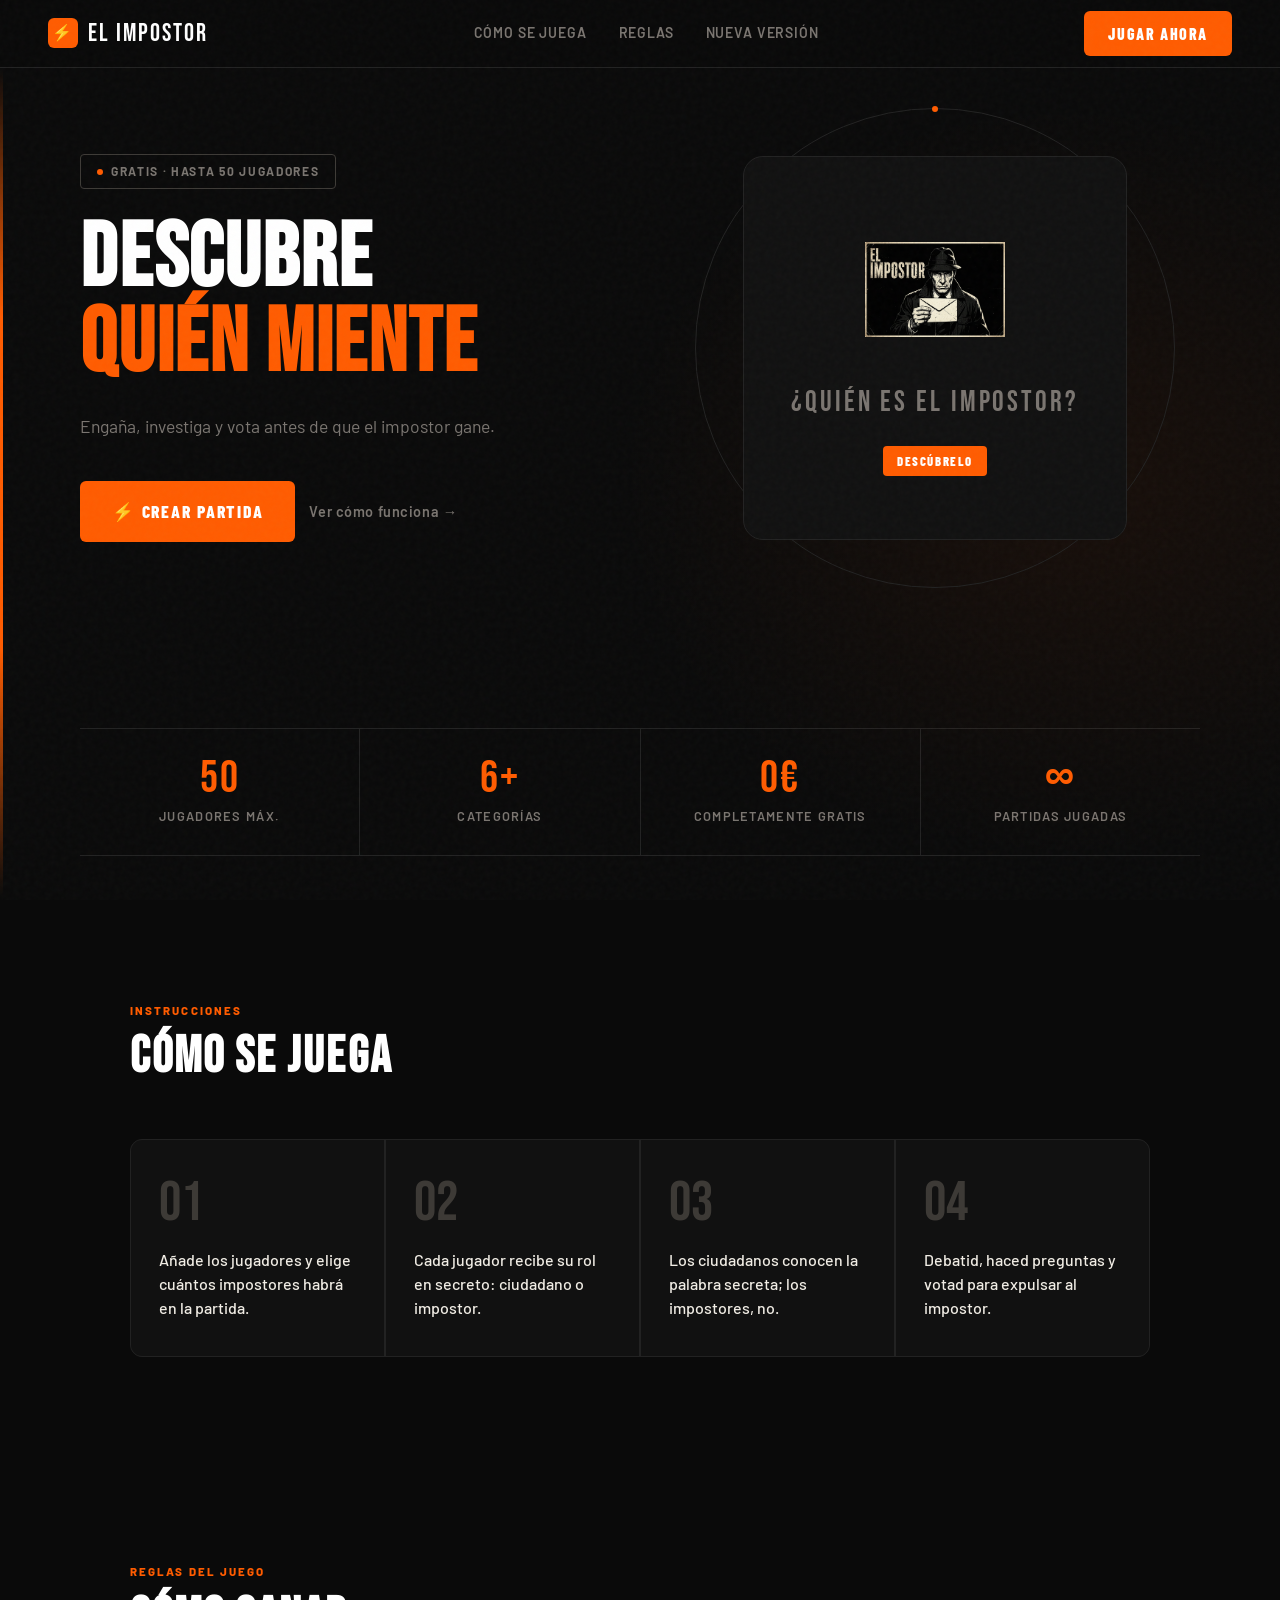
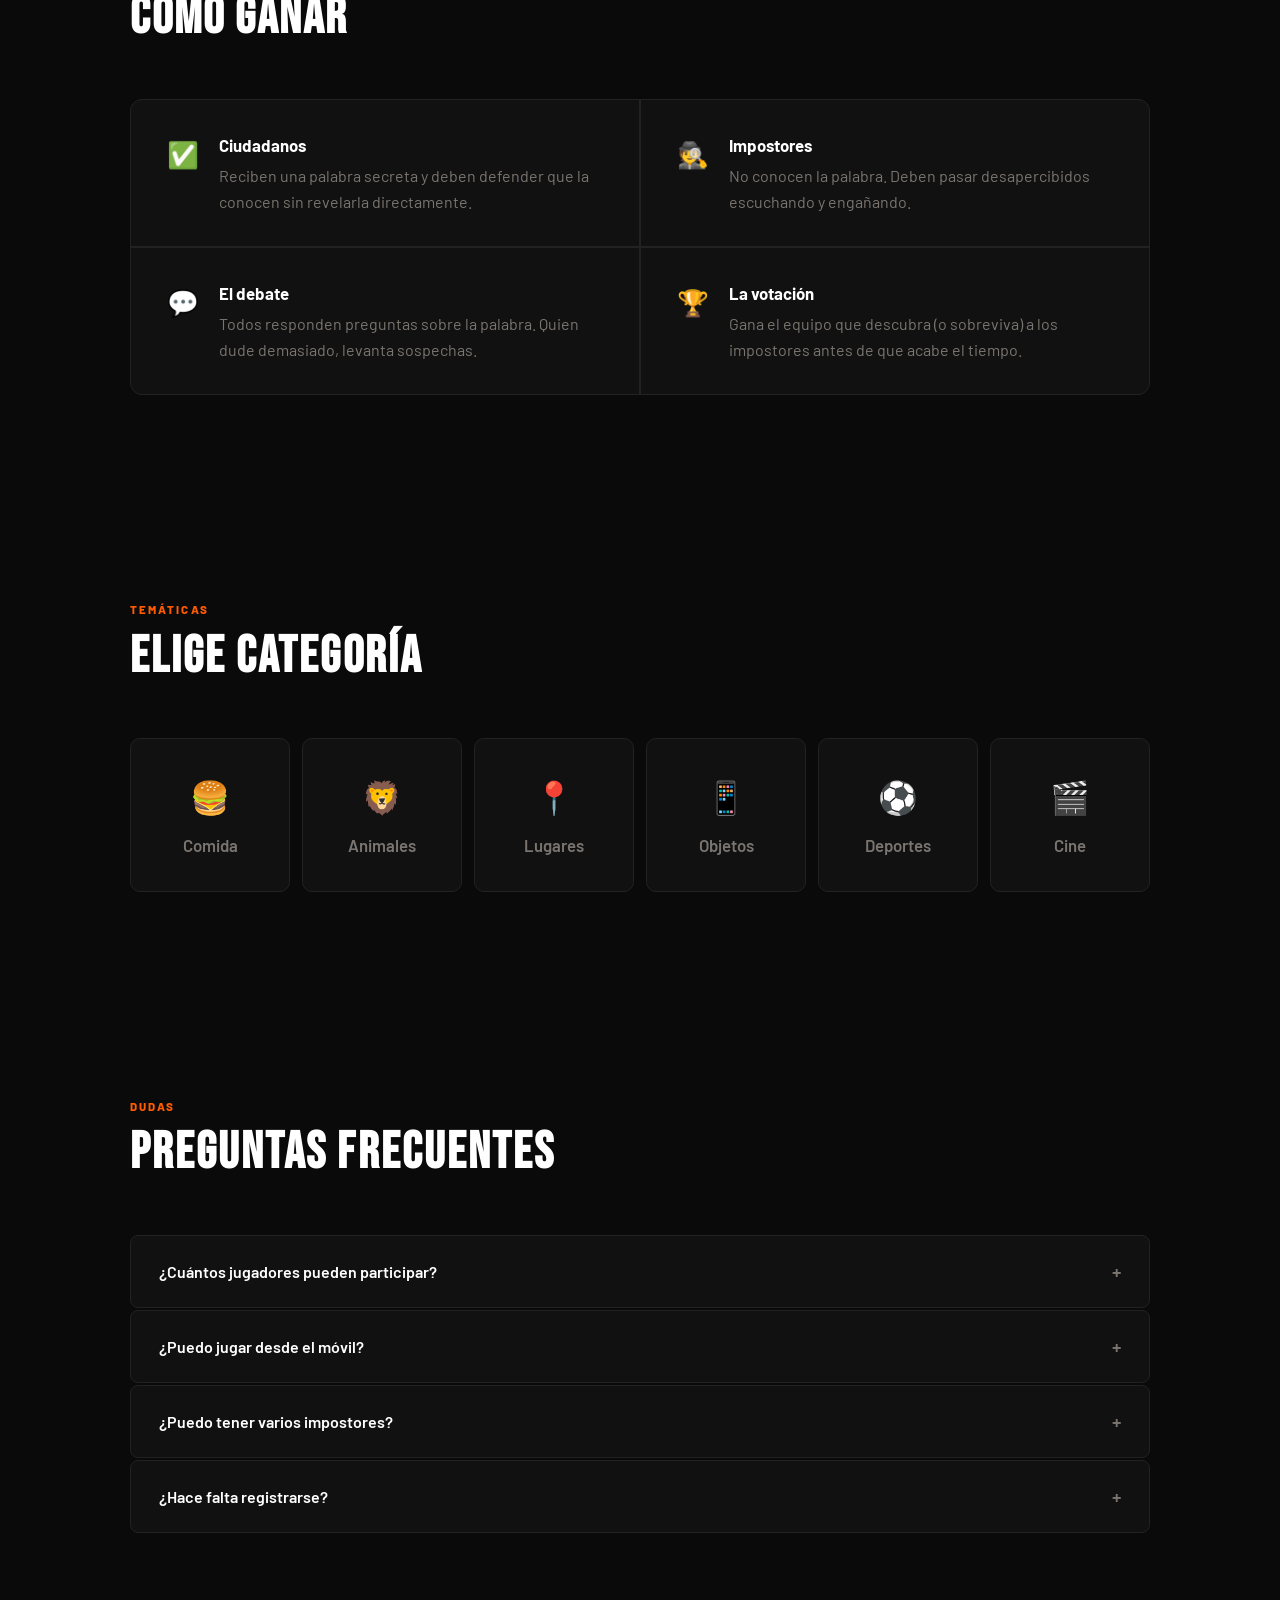
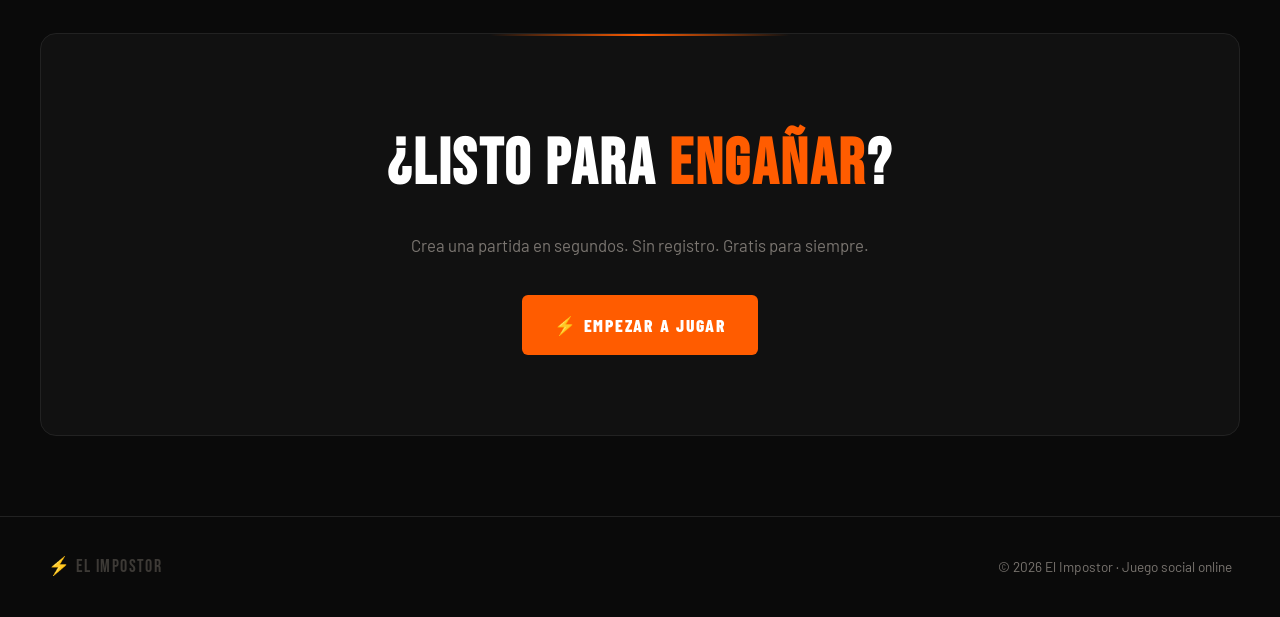
<file: index.html>
<!DOCTYPE html>
<html lang="es">
<head>
  <meta charset="UTF-8">
  <meta name="viewport" content="width=device-width, initial-scale=1.0">
  <title>El Impostor - Descubre quién miente</title>
  <link rel="icon" href="data:image/svg+xml,<svg xmlns='http://www.w3.org/2000/svg' viewBox='0 0 100 100'><text y='.9em' font-size='90'>⚡</text></svg>">
  <link rel="stylesheet" href="./css/landing.css">
</head>
<body>

  <!-- ══ NAVBAR ══ -->
  <nav class="navbar">
    <div class="logo">
      <span class="logo-icon">⚡</span>
      EL IMPOSTOR
    </div>
    <div class="nav-links">
      <a href="#how">Cómo se juega</a>
      <a href="#rules">Reglas</a>
      <a href="game-pro.html">Nueva versión</a>
    </div>
    <a href="game.html" class="play-btn">Jugar ahora</a>
  </nav>

  <!-- ══ HERO ══ -->
  <section class="hero">

    <!-- Texto -->
    <div class="hero-content fade-in">
      <span class="hero-badge">Gratis · Hasta 50 jugadores</span>
      <h1>
        Descubre<br>
        <span class="accent-line">quién miente</span>
      </h1>
      <p>
        Engaña, investiga y vota antes de que el impostor gane.
      </p>
      <div class="hero-buttons">
        <a href="game.html" class="hero-button">
          ⚡ Crear partida
        </a>
        <a href="#how" class="hero-button-ghost">Ver cómo funciona →</a>
      </div>
    </div>

    <!-- Ilustración -->
    <div class="hero-visual fade-in" style="transition-delay: 0.25s">
      <div class="hero-illustration">
        <div class="big-circle"></div>
        <div class="hero-card">
          <div class="hero-card-emoji">
            <img src="./css/impostor.png" alt="impostor">
          </div>
          <div class="hero-card-label">¿Quién es el impostor?</div>
          <div class="hero-card-tag">Descúbrelo</div>
        </div>
      </div>
    </div>

    <!-- Stats -->
    <div class="hero-stats">
      <div class="stat-item fade-in" style="transition-delay:.1s">
        <span class="stat-num">50</span>
        <span class="stat-label">Jugadores máx.</span>
      </div>
      <div class="stat-item fade-in" style="transition-delay:.2s">
        <span class="stat-num">6+</span>
        <span class="stat-label">Categorías</span>
      </div>
      <div class="stat-item fade-in" style="transition-delay:.3s">
        <span class="stat-num">0€</span>
        <span class="stat-label">Completamente gratis</span>
      </div>
      <div class="stat-item fade-in" style="transition-delay:.4s">
        <span class="stat-num">∞</span>
        <span class="stat-label">Partidas jugadas</span>
      </div>
    </div>

  </section>

  <!-- ══ CÓMO SE JUEGA ══ -->
  <section id="how" class="section">
    <div class="section-header fade-in">
      <span class="section-label">Instrucciones</span>
      <h2>Cómo se juega</h2>
    </div>
    <div class="steps-grid">
      <div class="step fade-in" style="transition-delay:.05s">
        <div class="step-num">01</div>
        <div class="step-text">Añade los jugadores y elige cuántos impostores habrá en la partida.</div>
      </div>
      <div class="step fade-in" style="transition-delay:.1s">
        <div class="step-num">02</div>
        <div class="step-text">Cada jugador recibe su rol en secreto: ciudadano o impostor.</div>
      </div>
      <div class="step fade-in" style="transition-delay:.15s">
        <div class="step-num">03</div>
        <div class="step-text">Los ciudadanos conocen la palabra secreta; los impostores, no.</div>
      </div>
      <div class="step fade-in" style="transition-delay:.2s">
        <div class="step-num">04</div>
        <div class="step-text">Debatid, haced preguntas y votad para expulsar al impostor.</div>
      </div>
    </div>
  </section>

  <!-- ══ REGLAS ══ -->
  <section id="rules" class="section">
    <div class="section-header fade-in">
      <span class="section-label">Reglas del juego</span>
      <h2>Cómo ganar</h2>
    </div>
    <div class="rules-grid">
      <div class="rule-item fade-in">
        <div class="rule-icon">✅</div>
        <div class="rule-text">
          <strong>Ciudadanos</strong>
          Reciben una palabra secreta y deben defender que la conocen sin revelarla directamente.
        </div>
      </div>
      <div class="rule-item fade-in" style="transition-delay:.08s">
        <div class="rule-icon">🕵️</div>
        <div class="rule-text">
          <strong>Impostores</strong>
          No conocen la palabra. Deben pasar desapercibidos escuchando y engañando.
        </div>
      </div>
      <div class="rule-item fade-in" style="transition-delay:.12s">
        <div class="rule-icon">💬</div>
        <div class="rule-text">
          <strong>El debate</strong>
          Todos responden preguntas sobre la palabra. Quien dude demasiado, levanta sospechas.
        </div>
      </div>
      <div class="rule-item fade-in" style="transition-delay:.16s">
        <div class="rule-icon">🏆</div>
        <div class="rule-text">
          <strong>La votación</strong>
          Gana el equipo que descubra (o sobreviva) a los impostores antes de que acabe el tiempo.
        </div>
      </div>
    </div>
  </section>

  <!-- ══ CATEGORÍAS ══ -->
  <section class="section">
    <div class="section-header fade-in">
      <span class="section-label">Temáticas</span>
      <h2>Elige categoría</h2>
    </div>
    <div class="categories">
      <div class="category-card fade-in" style="transition-delay:.05s">
        <span class="emoji">🍔</span>Comida
      </div>
      <div class="category-card fade-in" style="transition-delay:.10s">
        <span class="emoji">🦁</span>Animales
      </div>
      <div class="category-card fade-in" style="transition-delay:.15s">
        <span class="emoji">📍</span>Lugares
      </div>
      <div class="category-card fade-in" style="transition-delay:.20s">
        <span class="emoji">📱</span>Objetos
      </div>
      <div class="category-card fade-in" style="transition-delay:.25s">
        <span class="emoji">⚽</span>Deportes
      </div>
      <div class="category-card fade-in" style="transition-delay:.30s">
        <span class="emoji">🎬</span>Cine
      </div>
    </div>
  </section>

  <!-- ══ FAQ ══ -->
  <section id="faq" class="section">
    <div class="section-header fade-in">
      <span class="section-label">Dudas</span>
      <h2>Preguntas frecuentes</h2>
    </div>
    <div class="faq-list">
      <div class="faq-item fade-in">
        <button class="faq-question">
          ¿Cuántos jugadores pueden participar?
          <i class="faq-icon">+</i>
        </button>
        <div class="faq-answer">
          <p>Desde 3 hasta 50 jugadores. El juego escala perfectamente para grupos pequeños de amigos o grandes fiestas.</p>
        </div>
      </div>
      <div class="faq-item fade-in" style="transition-delay:.05s">
        <button class="faq-question">
          ¿Puedo jugar desde el móvil?
          <i class="faq-icon">+</i>
        </button>
        <div class="faq-answer">
          <p>Sí, la web está diseñada para funcionar perfectamente en móviles, tablets y ordenadores.</p>
        </div>
      </div>
      <div class="faq-item fade-in" style="transition-delay:.10s">
        <button class="faq-question">
          ¿Puedo tener varios impostores?
          <i class="faq-icon">+</i>
        </button>
        <div class="faq-answer">
          <p>Sí, puedes configurar el número de impostores antes de empezar la partida. Para grupos grandes recomendamos 2-3 impostores.</p>
        </div>
      </div>
      <div class="faq-item fade-in" style="transition-delay:.15s">
        <button class="faq-question">
          ¿Hace falta registrarse?
          <i class="faq-icon">+</i>
        </button>
        <div class="faq-answer">
          <p>No, el juego es completamente gratuito y sin registro. Solo entra y crea tu partida en segundos.</p>
        </div>
      </div>
    </div>
  </section>

  <!-- ══ CTA FINAL ══ -->
  <div class="cta-section fade-in">
    <h2>¿Listo para <em>engañar</em>?</h2>
    <p>Crea una partida en segundos. Sin registro. Gratis para siempre.</p>
    <a href="game.html" class="hero-button">⚡ Empezar a jugar</a>
  </div>

  <!-- ══ FOOTER ══ -->
  <footer>
    <span class="footer-logo">⚡ EL IMPOSTOR</span>
    <span>© 2026 El Impostor · Juego social online</span>
  </footer>

  <!-- ══ JS: FAQ accordion + fade-in ══ -->
  <script>
    // FAQ accordion
    document.querySelectorAll('.faq-question').forEach(btn => {
      btn.addEventListener('click', () => {
        const item = btn.closest('.faq-item');
        const isOpen = item.classList.contains('open');
        document.querySelectorAll('.faq-item').forEach(i => i.classList.remove('open'));
        if (!isOpen) item.classList.add('open');
      });
    });

    // Intersection Observer para fade-in
    const observer = new IntersectionObserver(entries => {
      entries.forEach(e => {
        if (e.isIntersecting) {
          e.target.classList.add('visible');
          observer.unobserve(e.target);
        }
      });
    }, { threshold: 0.12 });

    document.querySelectorAll('.fade-in').forEach(el => observer.observe(el));
  </script>

</body>
</html>

<!-- 
               ,/´\    /`\,
             ,/  ´\\  //`  \,
            /\    / \/ \    /\
           /  \  / ,||, \  /  \
          /  ´\/´  \||/  `\/`  \
         /  ´\ |   (||)   | /`  \
          \   \\\   ||   ///   /
           `   \\`--||-´//   ´
                `\  ||  /´
                  `-||,´
                    ||
                  ( || )
                ,-´ || `-.
              ,´   /  \   `.
            ,´    /    \    `.
          ,´     /      \     `.
        ,´      /        \      `.
       /       /          \       \
______/    ___/            \___    \______
-->
</file>
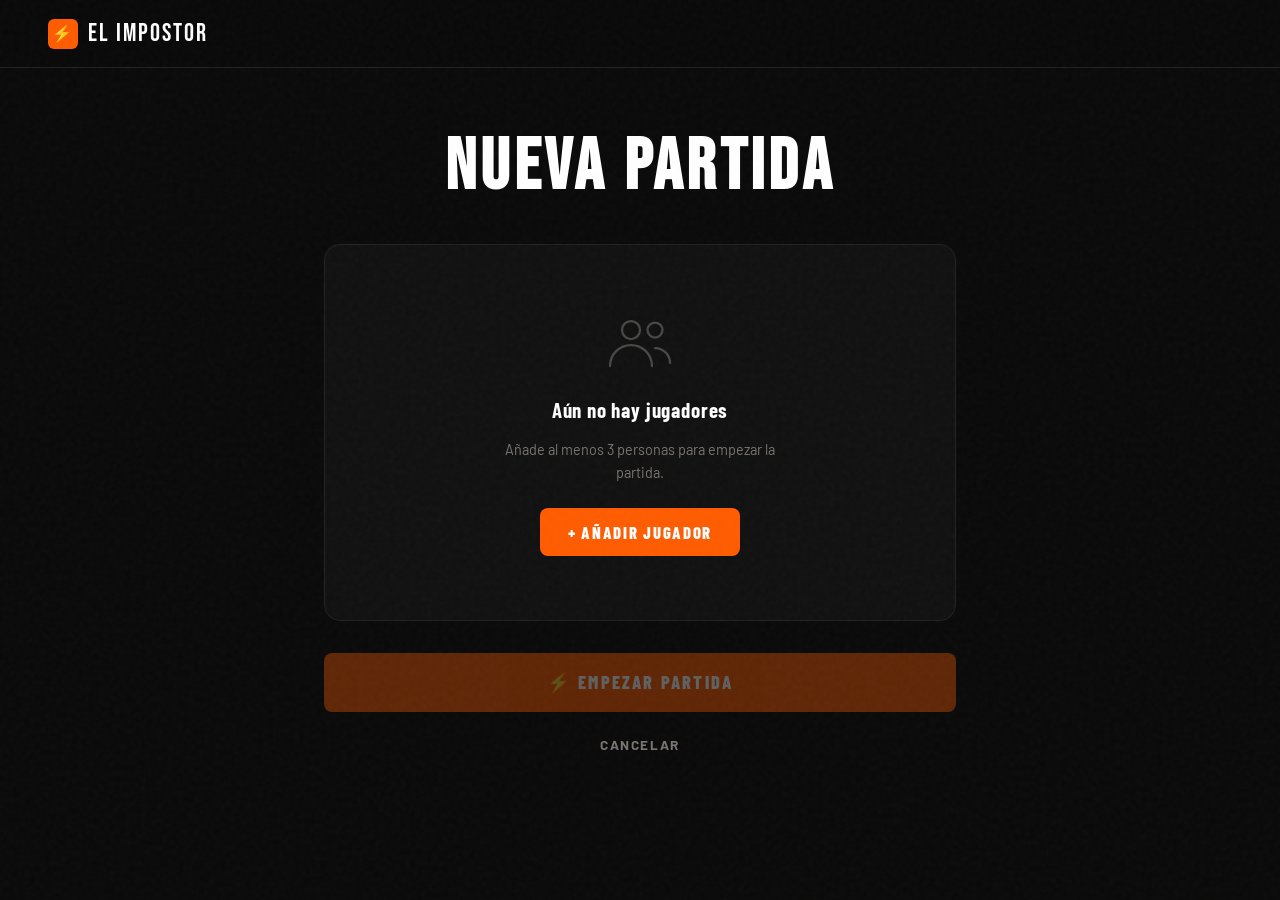
<file: game-pro.html>
<!DOCTYPE html>
<html lang="es">
<head>
  <meta charset="UTF-8">
  <meta name="viewport" content="width=device-width, initial-scale=1.0">
  <title>Partida - El Impostor</title>
  <link rel="icon" href="data:image/svg+xml,<svg xmlns='http://www.w3.org/2000/svg' viewBox='0 0 100 100'><text y='.9em' font-size='90'>⚡</text></svg>">
  <link rel="stylesheet" href="./css/game-pro.css">
</head>
<body class="game-page">

    <div id="app"></div>

    <script src="./js/game-pro.js"></script>
    <script src="./js/ui-pro.js"></script>
    <script src="./js/app-pro.js"></script>

</body>
</html>
</file>
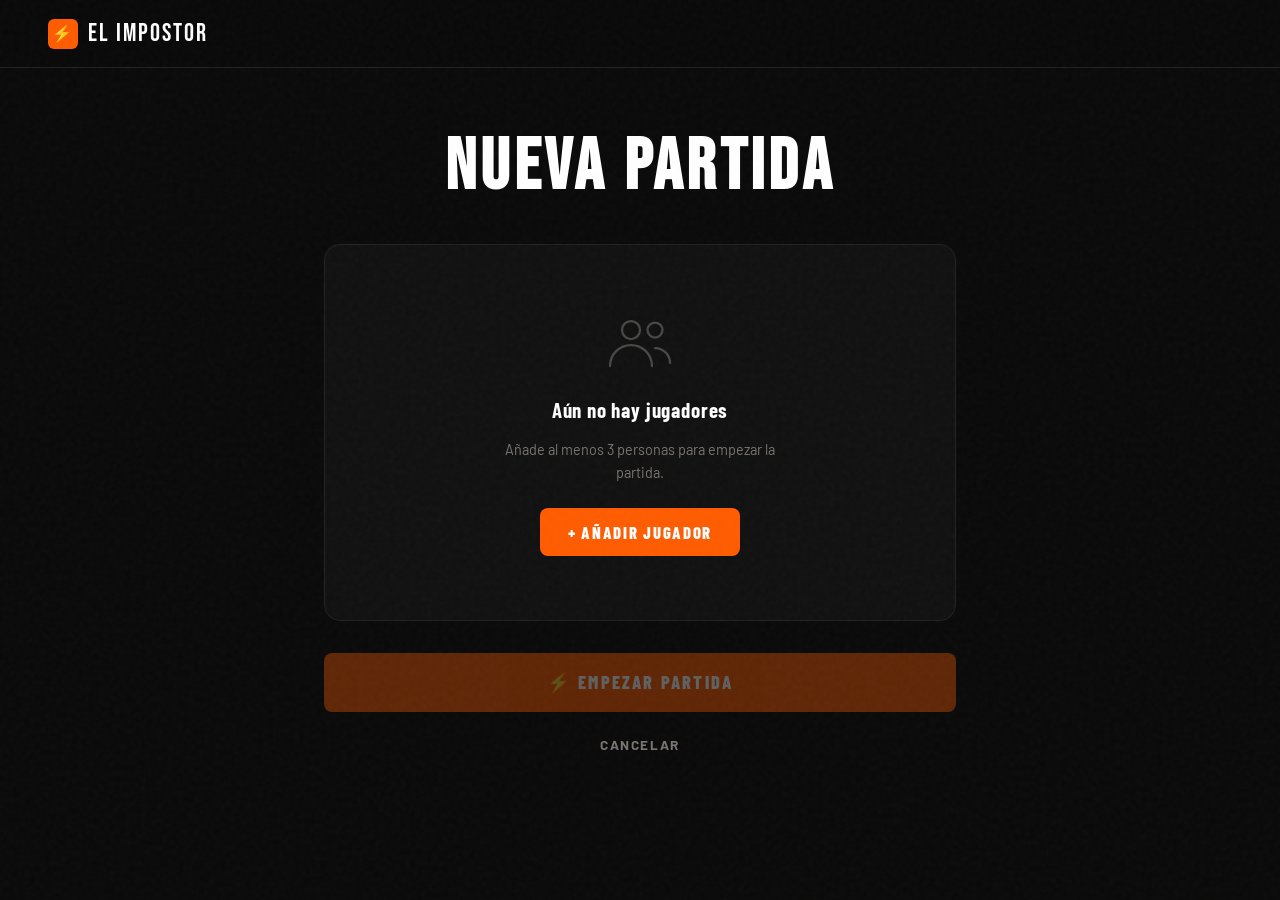
<file: game.html>
<!DOCTYPE html>
<html lang="es">
<head>
  <meta charset="UTF-8">
  <meta name="viewport" content="width=device-width, initial-scale=1.0">
  <title>Partida - El Impostor</title>
  <link rel="icon" href="data:image/svg+xml,<svg xmlns='http://www.w3.org/2000/svg' viewBox='0 0 100 100'><text y='.9em' font-size='90'>⚡</text></svg>">
  <link rel="stylesheet" href="./css/game.css">
</head>
<body class="game-page">

  <div id="app"></div>

  <script src="./js/game.js"></script>
  <script src="./js/ui.js"></script>
  <script src="./js/app.js"></script>

</body>
</html>
</file>
<file: css/landing.css>
/* =============================================
   EL IMPOSTOR — Landing CSS
   Estética: thriller oscuro, tipografía brutal,
   acento naranja eléctrico
   ============================================= */

@import url('https://fonts.googleapis.com/css2?family=Bebas+Neue&family=Barlow:wght@400;500;600;700&family=Barlow+Condensed:wght@700;800;900&display=swap');

/* ── VARIABLES ── */
:root {
  --bg:          #0a0a0a;
  --bg-card:     #111111;
  --bg-card-2:   #161616;
  --border:      #222222;
  --accent:      #ff5c00;
  --accent-2:    #ff8c00;
  --text:        #f0ece4;
  --muted:       #7a7570;
  --muted-2:     #3d3a36;
  --white:       #ffffff;
}

/* ── RESET ── */
*, *::before, *::after {
  margin: 0; padding: 0;
  box-sizing: border-box;
}

html { scroll-behavior: smooth; }

body {
  font-family: 'Barlow', sans-serif;
  background: var(--bg);
  color: var(--text);
  line-height: 1.6;
  overflow-x: hidden;
}

/* ── GRAIN OVERLAY ── */
body::before {
  content: '';
  position: fixed;
  inset: 0;
  background-image: url("data:image/svg+xml,%3Csvg viewBox='0 0 200 200' xmlns='http://www.w3.org/2000/svg'%3E%3Cfilter id='noise'%3E%3CfeTurbulence type='fractalNoise' baseFrequency='0.85' numOctaves='4' stitchTiles='stitch'/%3E%3C/filter%3E%3Crect width='100%25' height='100%25' filter='url(%23noise)' opacity='1'/%3E%3C/svg%3E");
  opacity: 0.03;
  pointer-events: none;
  z-index: 9999;
}

/* ============================================
   NAVBAR
   ============================================ */
.navbar {
  position: sticky;
  top: 0;
  background: rgba(10, 10, 10, 0.92);
  backdrop-filter: blur(16px);
  -webkit-backdrop-filter: blur(16px);
  border-bottom: 1px solid var(--border);
  display: flex;
  justify-content: space-between;
  align-items: center;
  padding: 0 48px;
  height: 68px;
  z-index: 1000;
}

.logo {
  font-family: 'Bebas Neue', sans-serif;
  font-size: 1.55rem;
  letter-spacing: 0.08em;
  color: var(--white);
  display: flex;
  align-items: center;
  gap: 10px;
}

.logo .logo-icon {
  display: inline-flex;
  align-items: center;
  justify-content: center;
  width: 30px;
  height: 30px;
  background: var(--accent);
  border-radius: 6px;
  font-size: 1rem;
}

.nav-links {
  display: flex;
  gap: 32px;
}

.nav-links a {
  color: var(--muted);
  text-decoration: none;
  font-size: 0.875rem;
  font-weight: 600;
  letter-spacing: 0.06em;
  text-transform: uppercase;
  transition: color 0.2s;
}

.nav-links a:hover { color: var(--white); }

.play-btn {
  background: var(--accent);
  color: var(--white);
  text-decoration: none;
  padding: 10px 24px;
  border-radius: 6px;
  font-family: 'Barlow Condensed', sans-serif;
  font-size: 1rem;
  font-weight: 800;
  letter-spacing: 0.1em;
  text-transform: uppercase;
  transition: background 0.2s, transform 0.15s;
}

.play-btn:hover {
  background: var(--accent-2);
  transform: translateY(-1px);
}

/* ============================================
   HERO
   ============================================ */
.hero {
  min-height: 92vh;
  display: grid;
  grid-template-columns: 1fr 1fr;
  align-items: center;
  padding: 0 80px;
  gap: 60px;
  position: relative;
  overflow: hidden;
}

/* Línea de acento izquierda */
.hero::before {
  content: '';
  position: absolute;
  left: 0; top: 0; bottom: 0;
  width: 3px;
  background: linear-gradient(to bottom, transparent, var(--accent) 30%, var(--accent) 70%, transparent);
}

/* Fondo radial sutil */
.hero::after {
  content: '';
  position: absolute;
  right: 0; top: 0;
  width: 55%;
  height: 100%;
  background: radial-gradient(ellipse at 70% 50%, rgba(255, 92, 0, 0.06) 0%, transparent 65%);
  pointer-events: none;
}

.hero-content { position: relative; z-index: 1; }

.hero-badge {
  display: inline-flex;
  align-items: center;
  gap: 8px;
  background: transparent;
  border: 1px solid var(--muted-2);
  color: var(--muted);
  padding: 7px 16px;
  border-radius: 4px;
  margin-bottom: 28px;
  font-size: 0.75rem;
  font-weight: 700;
  letter-spacing: 0.14em;
  text-transform: uppercase;
}

.hero-badge::before {
  content: '';
  display: inline-block;
  width: 6px; height: 6px;
  background: var(--accent);
  border-radius: 50%;
}

.hero h1 {
  font-family: 'Bebas Neue', sans-serif;
  font-size: clamp(4.5rem, 7vw, 7rem);
  line-height: 0.95;
  letter-spacing: 0.02em;
  color: var(--white);
  margin-bottom: 8px;
}

.hero h1 .accent-line {
  color: var(--accent);
  display: block;
}

.hero p {
  font-size: 1.1rem;
  color: var(--muted);
  margin: 24px 0 40px;
  max-width: 440px;
  line-height: 1.7;
}

.hero-buttons {
  display: flex;
  gap: 14px;
  align-items: center;
  flex-wrap: wrap;
}

.hero-button {
  display: inline-flex;
  align-items: center;
  gap: 10px;
  background: var(--accent);
  color: var(--white);
  text-decoration: none;
  padding: 16px 32px;
  border-radius: 6px;
  font-family: 'Barlow Condensed', sans-serif;
  font-size: 1.1rem;
  font-weight: 800;
  letter-spacing: 0.1em;
  text-transform: uppercase;
  transition: background 0.2s, transform 0.15s, box-shadow 0.2s;
}

.hero-button:hover {
  background: var(--accent-2);
  transform: translateY(-2px);
  box-shadow: 0 8px 30px rgba(255, 92, 0, 0.3);
}

.hero-button-ghost {
  display: inline-flex;
  align-items: center;
  color: var(--muted);
  text-decoration: none;
  font-size: 0.9rem;
  font-weight: 600;
  letter-spacing: 0.04em;
  transition: color 0.2s;
}

.hero-button-ghost:hover { color: var(--white); }

/* Imagen / ilustración del héroe */
.hero-visual {
  position: relative;
  z-index: 1;
  display: flex;
  justify-content: center;
  align-items: center;
}

.hero-illustration {
  width: 100%;
  max-width: 480px;
  aspect-ratio: 1;
  position: relative;
}

.hero-illustration .big-circle {
  width: 100%;
  height: 100%;
  border-radius: 50%;
  border: 1px solid var(--border);
  position: absolute;
  inset: 0;
  animation: rotateRing 30s linear infinite;
}

.hero-illustration .big-circle::after {
  content: '';
  position: absolute;
  top: -3px; left: 50%;
  transform: translateX(-50%);
  width: 6px; height: 6px;
  border-radius: 50%;
  background: var(--accent);
}

.hero-card {
  position: absolute;
  inset: 10%;
  background: var(--bg-card);
  border: 1px solid var(--border);
  border-radius: 20px;
  display: flex;
  flex-direction: column;
  justify-content: center;
  align-items: center;
  gap: 20px;
}

.hero-card-emoji {
  width: 140px;
  height: 140px;
  animation: spinSmooth 3s ease-in-out infinite;
}

.hero-card-emoji img {
  width: 100%;
  height: 100%;
  object-fit: contain;
}

@keyframes spinSmooth {
  0%   { transform: rotate(0deg); }
  50%  { transform: rotate(360deg); }
  100% { transform: rotate(360deg); }
}

.hero-card-label {
  font-family: 'Bebas Neue', sans-serif;
  font-size: 1.8rem;
  letter-spacing: 0.1em;
  color: var(--muted);
}

.hero-card-tag {
  background: var(--accent);
  color: white;
  font-family: 'Barlow Condensed', sans-serif;
  font-size: 0.8rem;
  font-weight: 800;
  letter-spacing: 0.12em;
  text-transform: uppercase;
  padding: 5px 14px;
  border-radius: 4px;
}

/* Stats rápidos bajo el héroe */
.hero-stats {
  grid-column: 1 / -1;
  display: flex;
  gap: 0;
  border-top: 1px solid var(--border);
  border-bottom: 1px solid var(--border);
}

.stat-item {
  flex: 1;
  padding: 28px 40px;
  border-right: 1px solid var(--border);
  text-align: center;
}

.stat-item:last-child { border-right: none; }

.stat-num {
  font-family: 'Bebas Neue', sans-serif;
  font-size: 2.8rem;
  color: var(--accent);
  letter-spacing: 0.04em;
  line-height: 1;
  display: block;
}

.stat-label {
  font-size: 0.8rem;
  color: var(--muted);
  font-weight: 600;
  letter-spacing: 0.1em;
  text-transform: uppercase;
  margin-top: 4px;
}

/* ============================================
   SECCIONES GENERALES
   ============================================ */
.section {
  max-width: 1100px;
  margin: 0 auto;
  padding: 100px 40px;
}

.section-header {
  margin-bottom: 56px;
}

.section-label {
  display: inline-block;
  font-size: 0.72rem;
  font-weight: 800;
  letter-spacing: 0.18em;
  text-transform: uppercase;
  color: var(--accent);
  margin-bottom: 12px;
}

.section h2 {
  font-family: 'Bebas Neue', sans-serif;
  font-size: clamp(2.8rem, 4vw, 4rem);
  letter-spacing: 0.04em;
  line-height: 1;
  color: var(--white);
}

/* ============================================
   CÓMO SE JUEGA — PASOS
   ============================================ */
.steps-grid {
  display: grid;
  grid-template-columns: repeat(4, 1fr);
  gap: 2px;
  background: var(--border);
  border: 1px solid var(--border);
  border-radius: 12px;
  overflow: hidden;
}

.step {
  background: var(--bg-card);
  padding: 36px 28px;
  display: flex;
  flex-direction: column;
  gap: 16px;
  transition: background 0.2s;
}

.step:hover { background: var(--bg-card-2); }

.step-num {
  font-family: 'Bebas Neue', sans-serif;
  font-size: 3.5rem;
  color: var(--muted-2);
  line-height: 1;
  transition: color 0.2s;
}

.step:hover .step-num { color: var(--accent); }

.step-text {
  font-size: 1rem;
  font-weight: 500;
  color: var(--text);
  line-height: 1.5;
}

/* ============================================
   REGLAS
   ============================================ */
.rules-grid {
  display: grid;
  grid-template-columns: 1fr 1fr;
  gap: 2px;
  background: var(--border);
  border: 1px solid var(--border);
  border-radius: 12px;
  overflow: hidden;
}

.rule-item {
  background: var(--bg-card);
  padding: 32px 36px;
  display: flex;
  align-items: flex-start;
  gap: 20px;
  transition: background 0.2s;
}

.rule-item:hover { background: var(--bg-card-2); }

.rule-icon {
  font-size: 1.6rem;
  flex-shrink: 0;
  margin-top: 2px;
}

.rule-text {
  font-size: 1rem;
  color: var(--muted);
  line-height: 1.6;
}

.rule-text strong {
  display: block;
  color: var(--white);
  font-size: 1.05rem;
  margin-bottom: 4px;
}

/* ============================================
   CATEGORÍAS
   ============================================ */
.categories {
  display: grid;
  grid-template-columns: repeat(auto-fit, minmax(160px, 1fr));
  gap: 12px;
}

.category-card {
  background: var(--bg-card);
  border: 1px solid var(--border);
  padding: 32px 20px;
  text-align: center;
  border-radius: 10px;
  font-size: 1.05rem;
  font-weight: 600;
  color: var(--muted);
  cursor: pointer;
  transition: border-color 0.2s, color 0.2s, transform 0.2s, background 0.2s;
  display: flex;
  flex-direction: column;
  align-items: center;
  gap: 10px;
}

.category-card span.emoji {
  font-size: 2rem;
}

.category-card:hover {
  border-color: var(--accent);
  color: var(--white);
  background: var(--bg-card-2);
  transform: translateY(-4px);
}

/* ============================================
   FAQ
   ============================================ */
.faq-list { display: flex; flex-direction: column; gap: 2px; }

.faq-item {
  background: var(--bg-card);
  border: 1px solid var(--border);
  border-radius: 8px;
  overflow: hidden;
}

.faq-item + .faq-item { border-radius: 8px; }

.faq-question {
  width: 100%;
  display: flex;
  justify-content: space-between;
  align-items: center;
  padding: 24px 28px;
  background: none;
  border: none;
  color: var(--white);
  font-family: 'Barlow', sans-serif;
  font-size: 1rem;
  font-weight: 600;
  cursor: pointer;
  text-align: left;
  transition: color 0.2s;
}

.faq-question:hover { color: var(--accent); }

.faq-icon {
  font-style: normal;
  font-size: 1.2rem;
  color: var(--muted);
  flex-shrink: 0;
  transition: transform 0.25s;
}

.faq-item.open .faq-icon { transform: rotate(45deg); color: var(--accent); }

.faq-answer {
  max-height: 0;
  overflow: hidden;
  transition: max-height 0.3s ease, padding 0.3s ease;
}

.faq-item.open .faq-answer { max-height: 200px; }

.faq-answer p {
  padding: 0 28px 24px;
  color: var(--muted);
  font-size: 0.95rem;
  line-height: 1.7;
}

/* ============================================
   CTA FINAL
   ============================================ */
.cta-section {
  margin: 0 40px 80px;
  background: var(--bg-card);
  border: 1px solid var(--border);
  border-radius: 16px;
  padding: 80px 60px;
  text-align: center;
  position: relative;
  overflow: hidden;
}

.cta-section::before {
  content: '';
  position: absolute;
  top: 0; left: 50%; transform: translateX(-50%);
  width: 300px; height: 2px;
  background: linear-gradient(to right, transparent, var(--accent), transparent);
}

.cta-section h2 {
  font-family: 'Bebas Neue', sans-serif;
  font-size: clamp(3rem, 5vw, 5rem);
  letter-spacing: 0.04em;
  color: var(--white);
  margin-bottom: 16px;
}

.cta-section h2 em {
  font-style: normal;
  color: var(--accent);
}

.cta-section p {
  color: var(--muted);
  font-size: 1.05rem;
  margin-bottom: 36px;
}

/* ============================================
   FOOTER
   ============================================ */
footer {
  border-top: 1px solid var(--border);
  padding: 36px 48px;
  display: flex;
  justify-content: space-between;
  align-items: center;
  color: var(--muted);
  font-size: 0.85rem;
}

footer .footer-logo {
  font-family: 'Bebas Neue', sans-serif;
  font-size: 1.1rem;
  letter-spacing: 0.08em;
  color: var(--muted-2);
}

/* ============================================
   ANIMACIONES
   ============================================ */
@keyframes float {
  0%, 100% { transform: translateY(0); }
  50%       { transform: translateY(-12px); }
}

@keyframes rotateRing {
  from { transform: rotate(0deg); }
  to   { transform: rotate(360deg); }
}

/* Fade-in al hacer scroll */
.fade-in {
  opacity: 0;
  transform: translateY(24px);
  transition: opacity 0.6s ease, transform 0.6s ease;
}

.fade-in.visible {
  opacity: 1;
  transform: translateY(0);
}

/* ============================================
   RESPONSIVE
   ============================================ */
@media (max-width: 900px) {
  .hero {
    grid-template-columns: 1fr;
    padding: 60px 32px 0;
    text-align: center;
    gap: 40px;
    min-height: auto;
    padding-bottom: 0;
  }
  .hero::before { display: none; }
  .hero p { margin-left: auto; margin-right: auto; }
  .hero-buttons { justify-content: center; }
  .hero-visual { order: -1; }
  .hero-illustration { max-width: 220px; }
  .hero-card-emoji   { width: 100px; height: 100px; }
  .hero-card-label   { font-size: 1rem; }
  .hero-card-tag     { font-size: 0.7rem; padding: 4px 10px; }
  .hero-stats { grid-column: 1; }
  .steps-grid { grid-template-columns: 1fr 1fr; }
  .rules-grid { grid-template-columns: 1fr; }
  .navbar { padding: 0 24px; }
}

@media (max-width: 640px) {
  .navbar {
    flex-wrap: wrap;
    height: auto;
    padding: 16px 20px;
    gap: 14px;
  }
  .nav-links { gap: 18px; }
  .steps-grid { grid-template-columns: 1fr; }
  .hero { padding: 48px 20px 0; }
  .section { padding: 70px 20px; }
  .hero-stats { flex-direction: column; }
  .stat-item { border-right: none; border-bottom: 1px solid var(--border); }
  .cta-section { margin: 0 16px 60px; padding: 50px 24px; }
  footer { flex-direction: column; gap: 12px; text-align: center; }
}

@media (max-width: 480px) {
  .hero-illustration { max-width: 160px; }
  .hero-card-emoji   { width: 70px; height: 70px; }
  .hero-card-label   { display: none; }
  .hero-card-tag     { display: none; }
}
</file>
<file: css/game-pro.css>
/* =============================================
   EL IMPOSTOR — game.css
   Pantalla de jugadores, coherente con landing
   ============================================= */

@import url('https://fonts.googleapis.com/css2?family=Bebas+Neue&family=Barlow:wght@400;500;600;700&family=Barlow+Condensed:wght@700;800;900&display=swap');

/* ── VARIABLES (mismo sistema que landing) ── */
:root {
  --bg:        #0a0a0a;
  --bg-card:   #111111;
  --bg-card-2: #161616;
  --border:    #222222;
  --accent:    #ff5c00;
  --accent-2:  #ff8c00;
  --text:      #f0ece4;
  --muted:     #7a7570;
  --muted-2:   #3d3a36;
  --white:     #ffffff;
}

/* ── RESET ── */
*, *::before, *::after { margin:0; padding:0; box-sizing:border-box; }
html { scroll-behavior: smooth; }

body.game-page {
  font-family: 'Barlow', sans-serif;
  background: var(--bg);
  color: var(--text);
  min-height: 100vh;
  overflow-x: hidden;
}

/* Grain overlay */
body.game-page::before {
  content: '';
  position: fixed; inset: 0;
  background-image: url("data:image/svg+xml,%3Csvg viewBox='0 0 200 200' xmlns='http://www.w3.org/2000/svg'%3E%3Cfilter id='n'%3E%3CfeTurbulence type='fractalNoise' baseFrequency='0.85' numOctaves='4' stitchTiles='stitch'/%3E%3C/filter%3E%3Crect width='100%25' height='100%25' filter='url(%23n)'/%3E%3C/svg%3E");
  opacity: 0.03;
  pointer-events: none;
  z-index: 9999;
}

/* ============================================
   NAVBAR
   ============================================ */
.navbar {
  position: sticky; top: 0;
  background: rgba(10,10,10,0.92);
  backdrop-filter: blur(16px);
  border-bottom: 1px solid var(--border);
  display: flex;
  justify-content: space-between;
  align-items: center;
  padding: 0 48px;
  height: 68px;
  z-index: 1000;
}

.logo {
  font-family: 'Bebas Neue', sans-serif;
  font-size: 1.55rem;
  letter-spacing: 0.08em;
  color: var(--white);
  text-decoration: none;
  display: flex;
  align-items: center;
  gap: 10px;
}

.logo .logo-icon {
  display: inline-flex;
  align-items: center; justify-content: center;
  width: 30px; height: 30px;
  background: var(--accent);
  border-radius: 6px;
  font-size: 1rem;
}

.navbar-menu {
  display: flex;
  flex-direction: column;
  gap: 5px;
  cursor: pointer;
  padding: 6px;
}

.navbar-menu span {
  display: block;
  width: 22px; height: 2px;
  background: var(--muted);
  border-radius: 2px;
  transition: background 0.2s;
}

.navbar-menu:hover span { background: var(--white); }

/* ============================================
   LAYOUT PRINCIPAL
   ============================================ */
.game-container {
  max-width: 680px;
  margin: 0 auto;
  padding: 64px 24px 80px;
  display: flex;
  flex-direction: column;
  align-items: center;
  gap: 0;
}

/* ── Cabecera de sección ── */
.game-header {
  text-align: center;
  margin-bottom: 40px;
}

.game-label {
  display: inline-block;
  font-size: 0.72rem;
  font-weight: 800;
  letter-spacing: 0.2em;
  text-transform: uppercase;
  color: var(--accent);
  margin-bottom: 10px;
}

.game-title {
  font-family: 'Bebas Neue', sans-serif;
  font-size: clamp(3rem, 8vw, 4.5rem);
  letter-spacing: 0.06em;
  color: var(--white);
  line-height: 1;
}

/* ============================================
   PANEL PRINCIPAL (la "card" grande)
   ============================================ */
.game-panel {
  width: 100%;
  background: var(--bg-card);
  border: 1px solid var(--border);
  border-radius: 16px;
  overflow: hidden;
}

/* ── Estado vacío ── */
.empty-state {
  display: flex;
  flex-direction: column;
  align-items: center;
  justify-content: center;
  padding: 64px 32px;
  gap: 16px;
  text-align: center;
}

.empty-icon {
  width: 72px; height: 72px;
  opacity: 0.25;
}

.empty-icon svg {
  width: 100%; height: 100%;
  fill: none;
  stroke: var(--text);
  stroke-width: 1.5;
  stroke-linecap: round;
  stroke-linejoin: round;
}

.empty-title {
  font-family: 'Barlow Condensed', sans-serif;
  font-size: 1.3rem;
  font-weight: 700;
  color: var(--white);
  letter-spacing: 0.04em;
}

.empty-sub {
  font-size: 0.9rem;
  color: var(--muted);
  max-width: 280px;
  line-height: 1.6;
}

/* Botón añadir (dentro del panel vacío) */
.btn-add-primary {
  margin-top: 8px;
  display: inline-flex;
  align-items: center;
  gap: 8px;
  background: var(--accent);
  color: var(--white);
  border: none;
  padding: 14px 28px;
  border-radius: 8px;
  font-family: 'Barlow Condensed', sans-serif;
  font-size: 1.05rem;
  font-weight: 800;
  letter-spacing: 0.1em;
  text-transform: uppercase;
  cursor: pointer;
  transition: background 0.2s, transform 0.15s, box-shadow 0.2s;
}

.btn-add-primary:hover {
  background: var(--accent-2);
  transform: translateY(-2px);
  box-shadow: 0 8px 24px rgba(255,92,0,0.28);
}

/* ── Lista de jugadores (cuando hay jugadores) ── */
.players-list {
  display: none; /* JS la mostrará */
  flex-direction: column;
}

.players-list.has-players { display: flex; }

.player-item {
  display: flex;
  align-items: center;
  gap: 16px;
  padding: 16px 24px;
  border-bottom: 1px solid var(--border);
  transition: background 0.15s;
  animation: slideIn 0.25s ease;
}

.player-item:last-child { border-bottom: none; }
.player-item:hover { background: var(--bg-card-2); }

@keyframes slideIn {
  from { opacity: 0; transform: translateX(-12px); }
  to   { opacity: 1; transform: translateX(0); }
}

.player-avatar {
  width: 40px; height: 40px;
  border-radius: 50%;
  background: var(--muted-2);
  display: flex;
  align-items: center; justify-content: center;
  font-family: 'Bebas Neue', sans-serif;
  font-size: 1.1rem;
  color: var(--white);
  flex-shrink: 0;
  border: 1px solid var(--border);
}

.player-name {
  flex: 1;
  font-size: 1rem;
  font-weight: 600;
  color: var(--white);
}

.player-remove {
  background: none;
  border: none;
  color: var(--muted-2);
  font-size: 1.1rem;
  cursor: pointer;
  padding: 4px 8px;
  border-radius: 4px;
  transition: color 0.15s, background 0.15s;
  line-height: 1;
}

.player-remove:hover {
  color: #ff4444;
  background: rgba(255,68,68,0.08);
}

/* ── Pie del panel (cuando hay jugadores) ── */
.panel-footer {
  display: none;
  padding: 16px 24px;
  border-top: 1px solid var(--border);
  background: var(--bg-card-2);
}

.panel-footer.visible { display: flex; justify-content: space-between; align-items: center; }

.player-count {
  font-size: 0.82rem;
  color: var(--muted);
  font-weight: 600;
  letter-spacing: 0.06em;
  text-transform: uppercase;
}

.player-count span { color: var(--accent); }

.btn-add-small {
  display: inline-flex;
  align-items: center;
  gap: 6px;
  background: transparent;
  border: 1px solid var(--border);
  color: var(--text);
  padding: 8px 16px;
  border-radius: 6px;
  font-family: 'Barlow', sans-serif;
  font-size: 0.85rem;
  font-weight: 600;
  cursor: pointer;
  transition: border-color 0.2s, color 0.2s, background 0.2s;
}

.btn-add-small:hover {
  border-color: var(--accent);
  color: var(--accent);
  background: rgba(255,92,0,0.05);
}

/* ============================================
   MODAL — Añadir jugador
   ============================================ */
.modal-overlay {
  display: none;
  position: fixed; inset: 0;
  background: rgba(0,0,0,0.75);
  backdrop-filter: blur(6px);
  z-index: 500;
  align-items: center;
  justify-content: center;
  padding: 20px;
}

.modal-overlay.open { display: flex; }

.modal {
  background: var(--bg-card);
  border: 1px solid var(--border);
  border-radius: 16px;
  padding: 36px 32px;
  width: 100%;
  max-width: 420px;
  animation: modalIn 0.22s ease;
}

@keyframes modalIn {
  from { opacity: 0; transform: translateY(16px) scale(0.97); }
  to   { opacity: 1; transform: translateY(0) scale(1); }
}

.modal-title {
  font-family: 'Bebas Neue', sans-serif;
  font-size: 1.8rem;
  letter-spacing: 0.06em;
  color: var(--white);
  margin-bottom: 24px;
}

.modal-input {
  width: 100%;
  background: var(--bg);
  border: 1px solid var(--border);
  border-radius: 8px;
  padding: 14px 16px;
  font-family: 'Barlow', sans-serif;
  font-size: 1rem;
  color: var(--white);
  outline: none;
  transition: border-color 0.2s;
  margin-bottom: 20px;
}

.modal-input::placeholder { color: var(--muted); }
.modal-input:focus { border-color: var(--accent); }

.modal-actions {
  display: flex;
  gap: 12px;
  justify-content: flex-end;
}

.btn-cancel {
  background: none;
  border: 1px solid var(--border);
  color: var(--muted);
  padding: 11px 20px;
  border-radius: 6px;
  font-family: 'Barlow', sans-serif;
  font-size: 0.9rem;
  font-weight: 600;
  cursor: pointer;
  transition: color 0.2s, border-color 0.2s;
}

.btn-cancel:hover { color: var(--white); border-color: var(--muted); }

.btn-confirm {
  background: var(--accent);
  border: none;
  color: var(--white);
  padding: 11px 24px;
  border-radius: 6px;
  font-family: 'Barlow Condensed', sans-serif;
  font-size: 1rem;
  font-weight: 800;
  letter-spacing: 0.08em;
  text-transform: uppercase;
  cursor: pointer;
  transition: background 0.2s, transform 0.15s;
}

.btn-confirm:hover { background: var(--accent-2); transform: translateY(-1px); }

/* ============================================
   ACCIONES INFERIORES
   ============================================ */
.game-actions {
  width: 100%;
  display: flex;
  flex-direction: column;
  align-items: center;
  gap: 16px;
  margin-top: 32px;
}

.btn-start {
  width: 100%;
  display: flex;
  align-items: center;
  justify-content: center;
  gap: 10px;
  background: var(--accent);
  color: var(--white);
  border: none;
  padding: 18px 32px;
  border-radius: 8px;
  font-family: 'Barlow Condensed', sans-serif;
  font-size: 1.15rem;
  font-weight: 800;
  letter-spacing: 0.12em;
  text-transform: uppercase;
  cursor: pointer;
  transition: background 0.2s, transform 0.15s, box-shadow 0.2s;
  opacity: 0.35;
  pointer-events: none;
}

.btn-start.ready {
  opacity: 1;
  pointer-events: auto;
}

.btn-start.ready:hover {
  background: var(--accent-2);
  transform: translateY(-2px);
  box-shadow: 0 10px 32px rgba(255,92,0,0.3);
}

.btn-back {
  background: none;
  border: none;
  color: var(--muted);
  font-family: 'Barlow', sans-serif;
  font-size: 0.85rem;
  font-weight: 700;
  letter-spacing: 0.12em;
  text-transform: uppercase;
  cursor: pointer;
  padding: 8px 16px;
  transition: color 0.2s;
  text-decoration: none;
  display: inline-block;
}

.btn-back:hover { color: var(--white); }

/* ============================================
   FLIP CARDS (rol reveal — se reutiliza)
   ============================================ */
.flip-card {
  width: 100%;
  height: 250px;
  perspective: 1000px;
  cursor: pointer;
  margin-bottom: 20px;
}

.flip-card-inner {
  position: relative;
  width: 100%; height: 100%;
  transition: transform .6s;
  transform-style: preserve-3d;
}

.flip-card.flipped .flip-card-inner { transform: rotateY(180deg); }

.flip-card-front,
.flip-card-back {
  position: absolute;
  width: 100%; height: 100%;
  border-radius: 16px;
  display: flex;
  flex-direction: column;
  justify-content: center;
  align-items: center;
  backface-visibility: hidden;
}

.flip-card-front {
  background: var(--bg-card);
  border: 1px solid var(--border);
  font-size: 4rem;
}

.flip-card-front p {
  margin-top: 15px;
  font-size: 0.9rem;
  color: var(--muted);
  font-weight: 600;
  letter-spacing: 0.08em;
  text-transform: uppercase;
}

.flip-card-back {
  background: var(--accent);
  font-family: 'Bebas Neue', sans-serif;
  font-size: 2.2rem;
  letter-spacing: 0.08em;
  transform: rotateY(180deg);
  padding: 20px;
  text-align: center;
}

.flip-card-back.impostor {
  background: var(--accent);
  font-family: 'Bebas Neue', sans-serif;
  font-size: 2.2rem;
  letter-spacing: 0.08em;
  transform: rotateY(180deg);
  padding: 20px;
  text-align: center;
}

/* ============================================
   RESPONSIVE
   ============================================ */
@media (max-width: 640px) {
  .navbar { padding: 0 20px; }
  .game-container { padding: 40px 16px 60px; }
  .modal { padding: 28px 20px; }
}

/* ============================================
   CONFIG GRID (impostores + categoría)
   ============================================ */
.config-grid {
  display: none; /* JS añade .visible */
  width: 100%;
  grid-template-columns: 1fr 1fr;
  gap: 12px;
  margin-top: 16px;
}

.config-grid.visible { display: grid; }

.config-card {
  background: var(--bg-card);
  border: 1px solid var(--border);
  border-radius: 12px;
  padding: 22px 20px;
  display: flex;
  flex-direction: column;
  gap: 14px;
}

.config-label {
  font-size: 0.72rem;
  font-weight: 800;
  letter-spacing: 0.16em;
  text-transform: uppercase;
  color: var(--muted);
}

/* Stepper */
.config-stepper {
  display: flex;
  align-items: center;
  gap: 0;
  background: var(--bg);
  border: 1px solid var(--border);
  border-radius: 8px;
  overflow: hidden;
}

.stepper-btn {
  background: none;
  border: none;
  color: var(--text);
  font-size: 1.3rem;
  line-height: 1;
  padding: 10px 16px;
  cursor: pointer;
  transition: background 0.15s, color 0.15s;
}

.stepper-btn:hover { background: var(--muted-2); color: var(--white); }

.stepper-val {
  flex: 1;
  text-align: center;
  font-family: 'Bebas Neue', sans-serif;
  font-size: 1.6rem;
  color: var(--accent);
  letter-spacing: 0.06em;
  pointer-events: none;
}

/* Select de categoría */
.config-select {
  width: 100%;
  background: var(--bg);
  border: 1px solid var(--border);
  border-radius: 8px;
  padding: 10px 14px;
  font-family: 'Barlow', sans-serif;
  font-size: 0.95rem;
  font-weight: 600;
  color: var(--text);
  outline: none;
  cursor: pointer;
  transition: border-color 0.2s;
  appearance: none;
  -webkit-appearance: none;
  background-image: url("data:image/svg+xml,%3Csvg xmlns='http://www.w3.org/2000/svg' width='12' height='8' viewBox='0 0 12 8'%3E%3Cpath d='M1 1l5 5 5-5' stroke='%237a7570' stroke-width='1.5' fill='none' stroke-linecap='round'/%3E%3C/svg%3E");
  background-repeat: no-repeat;
  background-position: right 14px center;
  padding-right: 36px;
}

.config-select:focus { border-color: var(--accent); }
.config-select option { background: var(--bg-card); }

/* ============================================
   REVEAL HINT
   ============================================ */
.reveal-hint {
  text-align: center;
  color: var(--muted);
  font-size: 0.95rem;
  margin-bottom: 32px;
  line-height: 1.6;
}

/* ============================================
   RESPONSIVE EXTRA
   ============================================ */
@media (max-width: 480px) {
  .config-grid { grid-template-columns: 1fr; }
}
</file>
<file: css/game.css>
/* =============================================
   EL IMPOSTOR — game.css
   Pantalla de jugadores, coherente con landing
   ============================================= */

@import url('https://fonts.googleapis.com/css2?family=Bebas+Neue&family=Barlow:wght@400;500;600;700&family=Barlow+Condensed:wght@700;800;900&display=swap');

/* ── VARIABLES (mismo sistema que landing) ── */
:root {
  --bg:        #0a0a0a;
  --bg-card:   #111111;
  --bg-card-2: #161616;
  --border:    #222222;
  --accent:    #ff5c00;
  --accent-2:  #ff8c00;
  --text:      #f0ece4;
  --muted:     #7a7570;
  --muted-2:   #3d3a36;
  --white:     #ffffff;
}

/* ── RESET ── */
*, *::before, *::after { margin:0; padding:0; box-sizing:border-box; }
html { scroll-behavior: smooth; }

body.game-page {
  font-family: 'Barlow', sans-serif;
  background: var(--bg);
  color: var(--text);
  min-height: 100vh;
  overflow-x: hidden;
}

/* Grain overlay */
body.game-page::before {
  content: '';
  position: fixed; inset: 0;
  background-image: url("data:image/svg+xml,%3Csvg viewBox='0 0 200 200' xmlns='http://www.w3.org/2000/svg'%3E%3Cfilter id='n'%3E%3CfeTurbulence type='fractalNoise' baseFrequency='0.85' numOctaves='4' stitchTiles='stitch'/%3E%3C/filter%3E%3Crect width='100%25' height='100%25' filter='url(%23n)'/%3E%3C/svg%3E");
  opacity: 0.03;
  pointer-events: none;
  z-index: 9999;
}

/* ============================================
   NAVBAR
   ============================================ */
.navbar {
  position: sticky; top: 0;
  background: rgba(10,10,10,0.92);
  backdrop-filter: blur(16px);
  border-bottom: 1px solid var(--border);
  display: flex;
  justify-content: space-between;
  align-items: center;
  padding: 0 48px;
  height: 68px;
  z-index: 1000;
}

.logo {
  font-family: 'Bebas Neue', sans-serif;
  font-size: 1.55rem;
  letter-spacing: 0.08em;
  color: var(--white);
  text-decoration: none;
  display: flex;
  align-items: center;
  gap: 10px;
}

.logo .logo-icon {
  display: inline-flex;
  align-items: center; justify-content: center;
  width: 30px; height: 30px;
  background: var(--accent);
  border-radius: 6px;
  font-size: 1rem;
}

.navbar-menu {
  display: flex;
  flex-direction: column;
  gap: 5px;
  cursor: pointer;
  padding: 6px;
}

.navbar-menu span {
  display: block;
  width: 22px; height: 2px;
  background: var(--muted);
  border-radius: 2px;
  transition: background 0.2s;
}

.navbar-menu:hover span { background: var(--white); }

/* ============================================
   LAYOUT PRINCIPAL
   ============================================ */
.game-container {
  max-width: 680px;
  margin: 0 auto;
  padding: 64px 24px 80px;
  display: flex;
  flex-direction: column;
  align-items: center;
  gap: 0;
}

/* ── Cabecera de sección ── */
.game-header {
  text-align: center;
  margin-bottom: 40px;
}

.game-label {
  display: inline-block;
  font-size: 0.72rem;
  font-weight: 800;
  letter-spacing: 0.2em;
  text-transform: uppercase;
  color: var(--accent);
  margin-bottom: 10px;
}

.game-title {
  font-family: 'Bebas Neue', sans-serif;
  font-size: clamp(3rem, 8vw, 4.5rem);
  letter-spacing: 0.06em;
  color: var(--white);
  line-height: 1;
}

/* ============================================
   PANEL PRINCIPAL (la "card" grande)
   ============================================ */
.game-panel {
  width: 100%;
  background: var(--bg-card);
  border: 1px solid var(--border);
  border-radius: 16px;
  overflow: hidden;
}

/* ── Estado vacío ── */
.empty-state {
  display: flex;
  flex-direction: column;
  align-items: center;
  justify-content: center;
  padding: 64px 32px;
  gap: 16px;
  text-align: center;
}

.empty-icon {
  width: 72px; height: 72px;
  opacity: 0.25;
}

.empty-icon svg {
  width: 100%; height: 100%;
  fill: none;
  stroke: var(--text);
  stroke-width: 1.5;
  stroke-linecap: round;
  stroke-linejoin: round;
}

.empty-title {
  font-family: 'Barlow Condensed', sans-serif;
  font-size: 1.3rem;
  font-weight: 700;
  color: var(--white);
  letter-spacing: 0.04em;
}

.empty-sub {
  font-size: 0.9rem;
  color: var(--muted);
  max-width: 280px;
  line-height: 1.6;
}

/* Botón añadir (dentro del panel vacío) */
.btn-add-primary {
  margin-top: 8px;
  display: inline-flex;
  align-items: center;
  gap: 8px;
  background: var(--accent);
  color: var(--white);
  border: none;
  padding: 14px 28px;
  border-radius: 8px;
  font-family: 'Barlow Condensed', sans-serif;
  font-size: 1.05rem;
  font-weight: 800;
  letter-spacing: 0.1em;
  text-transform: uppercase;
  cursor: pointer;
  transition: background 0.2s, transform 0.15s, box-shadow 0.2s;
}

.btn-add-primary:hover {
  background: var(--accent-2);
  transform: translateY(-2px);
  box-shadow: 0 8px 24px rgba(255,92,0,0.28);
}

/* ── Lista de jugadores (cuando hay jugadores) ── */
.players-list {
  display: none; /* JS la mostrará */
  flex-direction: column;
}

.players-list.has-players { display: flex; }

.player-item {
  display: flex;
  align-items: center;
  gap: 16px;
  padding: 16px 24px;
  border-bottom: 1px solid var(--border);
  transition: background 0.15s;
  animation: slideIn 0.25s ease;
}

.player-item:last-child { border-bottom: none; }
.player-item:hover { background: var(--bg-card-2); }

@keyframes slideIn {
  from { opacity: 0; transform: translateX(-12px); }
  to   { opacity: 1; transform: translateX(0); }
}

.player-avatar {
  width: 40px; height: 40px;
  border-radius: 50%;
  background: var(--muted-2);
  display: flex;
  align-items: center; justify-content: center;
  font-family: 'Bebas Neue', sans-serif;
  font-size: 1.1rem;
  color: var(--white);
  flex-shrink: 0;
  border: 1px solid var(--border);
}

.player-name {
  flex: 1;
  font-size: 1rem;
  font-weight: 600;
  color: var(--white);
}

.player-remove {
  background: none;
  border: none;
  color: var(--muted-2);
  font-size: 1.1rem;
  cursor: pointer;
  padding: 4px 8px;
  border-radius: 4px;
  transition: color 0.15s, background 0.15s;
  line-height: 1;
}

.player-remove:hover {
  color: #ff4444;
  background: rgba(255,68,68,0.08);
}

/* ── Pie del panel (cuando hay jugadores) ── */
.panel-footer {
  display: none;
  padding: 16px 24px;
  border-top: 1px solid var(--border);
  background: var(--bg-card-2);
}

.panel-footer.visible { display: flex; justify-content: space-between; align-items: center; }

.player-count {
  font-size: 0.82rem;
  color: var(--muted);
  font-weight: 600;
  letter-spacing: 0.06em;
  text-transform: uppercase;
}

.player-count span { color: var(--accent); }

.btn-add-small {
  display: inline-flex;
  align-items: center;
  gap: 6px;
  background: transparent;
  border: 1px solid var(--border);
  color: var(--text);
  padding: 8px 16px;
  border-radius: 6px;
  font-family: 'Barlow', sans-serif;
  font-size: 0.85rem;
  font-weight: 600;
  cursor: pointer;
  transition: border-color 0.2s, color 0.2s, background 0.2s;
}

.btn-add-small:hover {
  border-color: var(--accent);
  color: var(--accent);
  background: rgba(255,92,0,0.05);
}

/* ============================================
   MODAL — Añadir jugador
   ============================================ */
.modal-overlay {
  display: none;
  position: fixed; inset: 0;
  background: rgba(0,0,0,0.75);
  backdrop-filter: blur(6px);
  z-index: 500;
  align-items: center;
  justify-content: center;
  padding: 20px;
}

.modal-overlay.open { display: flex; }

.modal {
  background: var(--bg-card);
  border: 1px solid var(--border);
  border-radius: 16px;
  padding: 36px 32px;
  width: 100%;
  max-width: 420px;
  animation: modalIn 0.22s ease;
}

@keyframes modalIn {
  from { opacity: 0; transform: translateY(16px) scale(0.97); }
  to   { opacity: 1; transform: translateY(0) scale(1); }
}

.modal-title {
  font-family: 'Bebas Neue', sans-serif;
  font-size: 1.8rem;
  letter-spacing: 0.06em;
  color: var(--white);
  margin-bottom: 24px;
}

.modal-input {
  width: 100%;
  background: var(--bg);
  border: 1px solid var(--border);
  border-radius: 8px;
  padding: 14px 16px;
  font-family: 'Barlow', sans-serif;
  font-size: 1rem;
  color: var(--white);
  outline: none;
  transition: border-color 0.2s;
  margin-bottom: 20px;
}

.modal-input::placeholder { color: var(--muted); }
.modal-input:focus { border-color: var(--accent); }

.modal-actions {
  display: flex;
  gap: 12px;
  justify-content: flex-end;
}

.btn-cancel {
  background: none;
  border: 1px solid var(--border);
  color: var(--muted);
  padding: 11px 20px;
  border-radius: 6px;
  font-family: 'Barlow', sans-serif;
  font-size: 0.9rem;
  font-weight: 600;
  cursor: pointer;
  transition: color 0.2s, border-color 0.2s;
}

.btn-cancel:hover { color: var(--white); border-color: var(--muted); }

.btn-confirm {
  background: var(--accent);
  border: none;
  color: var(--white);
  padding: 11px 24px;
  border-radius: 6px;
  font-family: 'Barlow Condensed', sans-serif;
  font-size: 1rem;
  font-weight: 800;
  letter-spacing: 0.08em;
  text-transform: uppercase;
  cursor: pointer;
  transition: background 0.2s, transform 0.15s;
}

.btn-confirm:hover { background: var(--accent-2); transform: translateY(-1px); }

/* ============================================
   ACCIONES INFERIORES
   ============================================ */
.game-actions {
  width: 100%;
  display: flex;
  flex-direction: column;
  align-items: center;
  gap: 16px;
  margin-top: 32px;
}

.btn-start {
  width: 100%;
  display: flex;
  align-items: center;
  justify-content: center;
  gap: 10px;
  background: var(--accent);
  color: var(--white);
  border: none;
  padding: 18px 32px;
  border-radius: 8px;
  font-family: 'Barlow Condensed', sans-serif;
  font-size: 1.15rem;
  font-weight: 800;
  letter-spacing: 0.12em;
  text-transform: uppercase;
  cursor: pointer;
  transition: background 0.2s, transform 0.15s, box-shadow 0.2s;
  opacity: 0.35;
  pointer-events: none;
}

.btn-start.ready {
  opacity: 1;
  pointer-events: auto;
}

.btn-start.ready:hover {
  background: var(--accent-2);
  transform: translateY(-2px);
  box-shadow: 0 10px 32px rgba(255,92,0,0.3);
}

.btn-back {
  background: none;
  border: none;
  color: var(--muted);
  font-family: 'Barlow', sans-serif;
  font-size: 0.85rem;
  font-weight: 700;
  letter-spacing: 0.12em;
  text-transform: uppercase;
  cursor: pointer;
  padding: 8px 16px;
  transition: color 0.2s;
  text-decoration: none;
  display: inline-block;
}

.btn-back:hover { color: var(--white); }

/* ============================================
   FLIP CARDS (rol reveal — se reutiliza)
   ============================================ */
.flip-card {
  width: 100%;
  height: 250px;
  perspective: 1000px;
  cursor: pointer;
  margin-bottom: 20px;
}

.flip-card-inner {
  position: relative;
  width: 100%; height: 100%;
  transition: transform .6s;
  transform-style: preserve-3d;
}

.flip-card.flipped .flip-card-inner { transform: rotateY(180deg); }

.flip-card-front,
.flip-card-back {
  position: absolute;
  width: 100%; height: 100%;
  border-radius: 16px;
  display: flex;
  flex-direction: column;
  justify-content: center;
  align-items: center;
  backface-visibility: hidden;
}

.flip-card-front {
  background: var(--bg-card);
  border: 1px solid var(--border);
  font-size: 4rem;
}

.flip-card-front p {
  margin-top: 15px;
  font-size: 0.9rem;
  color: var(--muted);
  font-weight: 600;
  letter-spacing: 0.08em;
  text-transform: uppercase;
}

.flip-card-back {
  background: var(--accent);
  font-family: 'Bebas Neue', sans-serif;
  font-size: 2.2rem;
  letter-spacing: 0.08em;
  transform: rotateY(180deg);
  padding: 20px;
  text-align: center;
}

.flip-card-back.impostor { background: #1a0a00; border: 2px solid var(--accent); }

/* ============================================
   RESPONSIVE
   ============================================ */
@media (max-width: 640px) {
  .navbar { padding: 0 20px; }
  .game-container { padding: 40px 16px 60px; }
  .modal { padding: 28px 20px; }
}

/* ============================================
   CONFIG GRID (impostores + categoría)
   ============================================ */
.config-grid {
  display: none; /* JS añade .visible */
  width: 100%;
  grid-template-columns: 1fr 1fr;
  gap: 12px;
  margin-top: 16px;
}

.config-grid.visible { display: grid; }

.config-card {
  background: var(--bg-card);
  border: 1px solid var(--border);
  border-radius: 12px;
  padding: 22px 20px;
  display: flex;
  flex-direction: column;
  gap: 14px;
}

.config-label {
  font-size: 0.72rem;
  font-weight: 800;
  letter-spacing: 0.16em;
  text-transform: uppercase;
  color: var(--muted);
}

/* Stepper */
.config-stepper {
  display: flex;
  align-items: center;
  gap: 0;
  background: var(--bg);
  border: 1px solid var(--border);
  border-radius: 8px;
  overflow: hidden;
}

.stepper-btn {
  background: none;
  border: none;
  color: var(--text);
  font-size: 1.3rem;
  line-height: 1;
  padding: 10px 16px;
  cursor: pointer;
  transition: background 0.15s, color 0.15s;
}

.stepper-btn:hover { background: var(--muted-2); color: var(--white); }

.stepper-val {
  flex: 1;
  text-align: center;
  font-family: 'Bebas Neue', sans-serif;
  font-size: 1.6rem;
  color: var(--accent);
  letter-spacing: 0.06em;
  pointer-events: none;
}

/* Select de categoría */
.config-select {
  width: 100%;
  background: var(--bg);
  border: 1px solid var(--border);
  border-radius: 8px;
  padding: 10px 14px;
  font-family: 'Barlow', sans-serif;
  font-size: 0.95rem;
  font-weight: 600;
  color: var(--text);
  outline: none;
  cursor: pointer;
  transition: border-color 0.2s;
  appearance: none;
  -webkit-appearance: none;
  background-image: url("data:image/svg+xml,%3Csvg xmlns='http://www.w3.org/2000/svg' width='12' height='8' viewBox='0 0 12 8'%3E%3Cpath d='M1 1l5 5 5-5' stroke='%237a7570' stroke-width='1.5' fill='none' stroke-linecap='round'/%3E%3C/svg%3E");
  background-repeat: no-repeat;
  background-position: right 14px center;
  padding-right: 36px;
}

.config-select:focus { border-color: var(--accent); }
.config-select option { background: var(--bg-card); }

/* ============================================
   REVEAL HINT
   ============================================ */
.reveal-hint {
  text-align: center;
  color: var(--muted);
  font-size: 0.95rem;
  margin-bottom: 32px;
  line-height: 1.6;
}

/* ============================================
   RESPONSIVE EXTRA
   ============================================ */
@media (max-width: 480px) {
  .config-grid { grid-template-columns: 1fr; }
}
</file>
